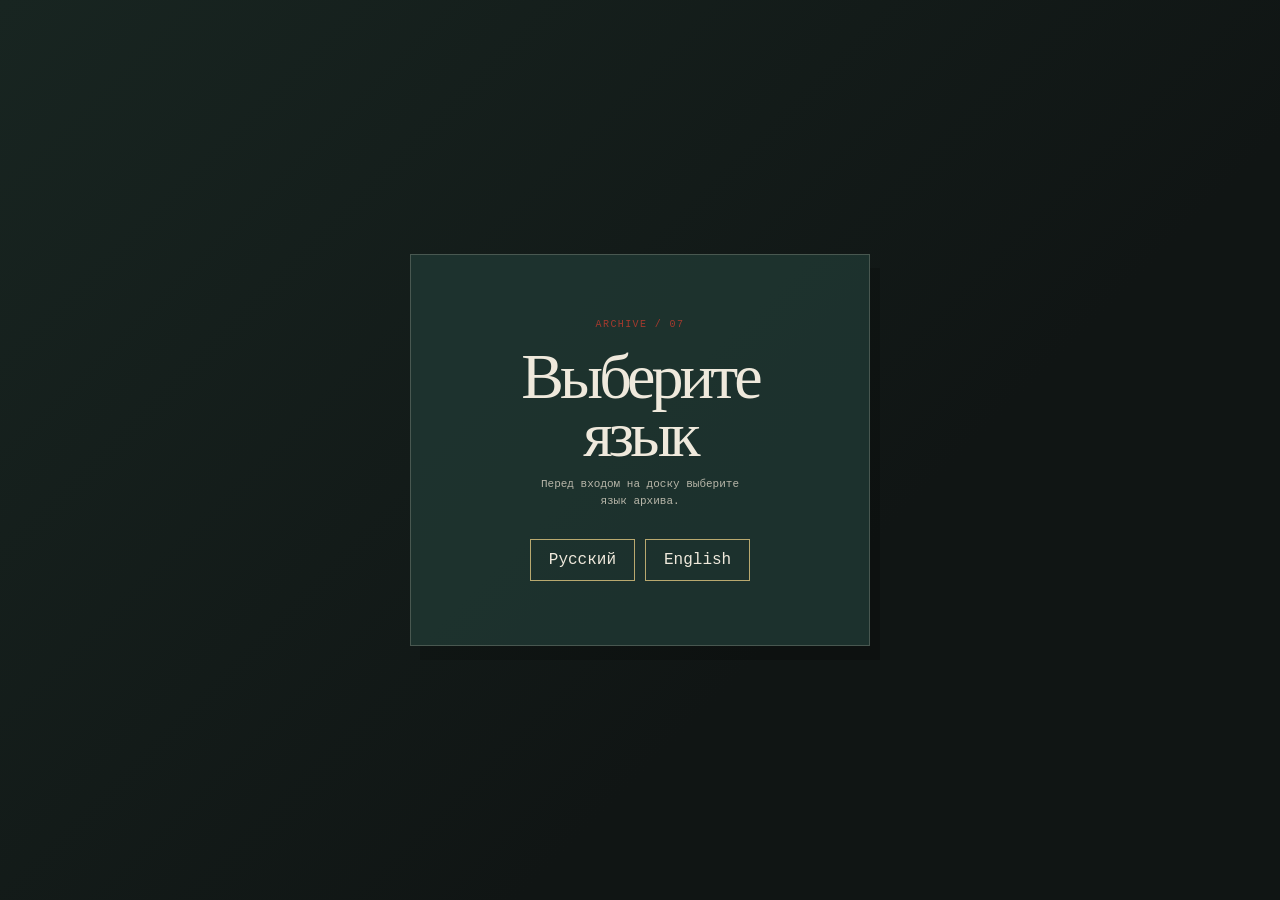
<file: index.html>
<!doctype html>
<html lang="ru">
<head>
  <meta charset="utf-8">
  <meta name="viewport" content="width=device-width, initial-scale=1">
  <meta name="description" content="Архив писателя: интерактивная доска расследования и рассказы.">
  <title>АРХИВ // Лев Орлов</title>
  <link rel="stylesheet" href="styles.css">
</head>
  <body class="language-pending">
  <section class="language-screen" id="languageScreen" aria-labelledby="languageTitle">
    <div class="language-card">
      <span class="brand-kicker">ARCHIVE / 07</span>
      <h1 id="languageTitle">Выберите язык</h1>
      <p id="languagePrompt">Перед входом на доску выберите язык архива.</p>
      <div class="language-options" role="group" aria-label="Выбор языка">
        <button type="button" data-language="ru">Русский</button>
        <button type="button" data-language="en">English</button>
      </div>
    </div>
  </section>
  <main>
    <section class="board-shell" id="boardShell" aria-label="Интерактивная доска расследования">
      <div class="board-toolbar">
        <div class="toolbar-group">
          <span class="toolbar-label">масштаб</span>
          <button class="tool-button" id="zoomOut" type="button" aria-label="Уменьшить масштаб">−</button>
          <output id="zoomValue" for="zoomOut zoomIn">100%</output>
          <button class="tool-button" id="zoomIn" type="button" aria-label="Увеличить масштаб">+</button>
        </div>
        <div class="toolbar-hint" id="toolbarHint"><span class="mouse-icon">✣</span> тяните доску · scroll для масштаба</div>
        <button class="reset-button" id="resetView" type="button">сбросить вид <span>↺</span></button>
      </div>
      <div class="board-viewport" id="boardViewport" tabindex="0">
        <div class="board-space" id="boardSpace">
          <svg class="connections" id="connections" aria-hidden="true"></svg>
          <div class="cards-layer" id="cardsLayer"></div>
         <div class="board-stamp" id="boardStamp">ОРИГИНАЛ<br><small>ARCHIVE / 07</small></div>
        </div>
         <div class="board-help" id="boardHelp">перетащите, чтобы осмотреть доску<br><span>карточки открываются по клику</span></div>
      </div>
    </section>
    <section class="reader-panel" id="readerPanel" aria-hidden="true" aria-labelledby="readerTitle">
      <div class="reader-backdrop" data-reader-close></div>
      <article class="reader-drawer" role="dialog" aria-modal="true">
        <button class="reader-close" type="button" data-reader-close aria-label="Закрыть рассказ">×</button>
        <img class="reader-cover" id="readerCover" alt="">
        <p class="reader-kicker" id="readerByline"></p>
        <h2 id="readerTitle"></h2>
        <div class="reader-rule"></div>
        <div class="reader-text" id="readerBody"></div>
        <a class="reader-page-link" id="readerPageLink" href="#">открыть отдельную страницу ↗</a>
      </article>
    </section>

  </main>

  <script src="board-data.js"></script>
  <script src="script.js"></script>
</body>
</html>
</file>
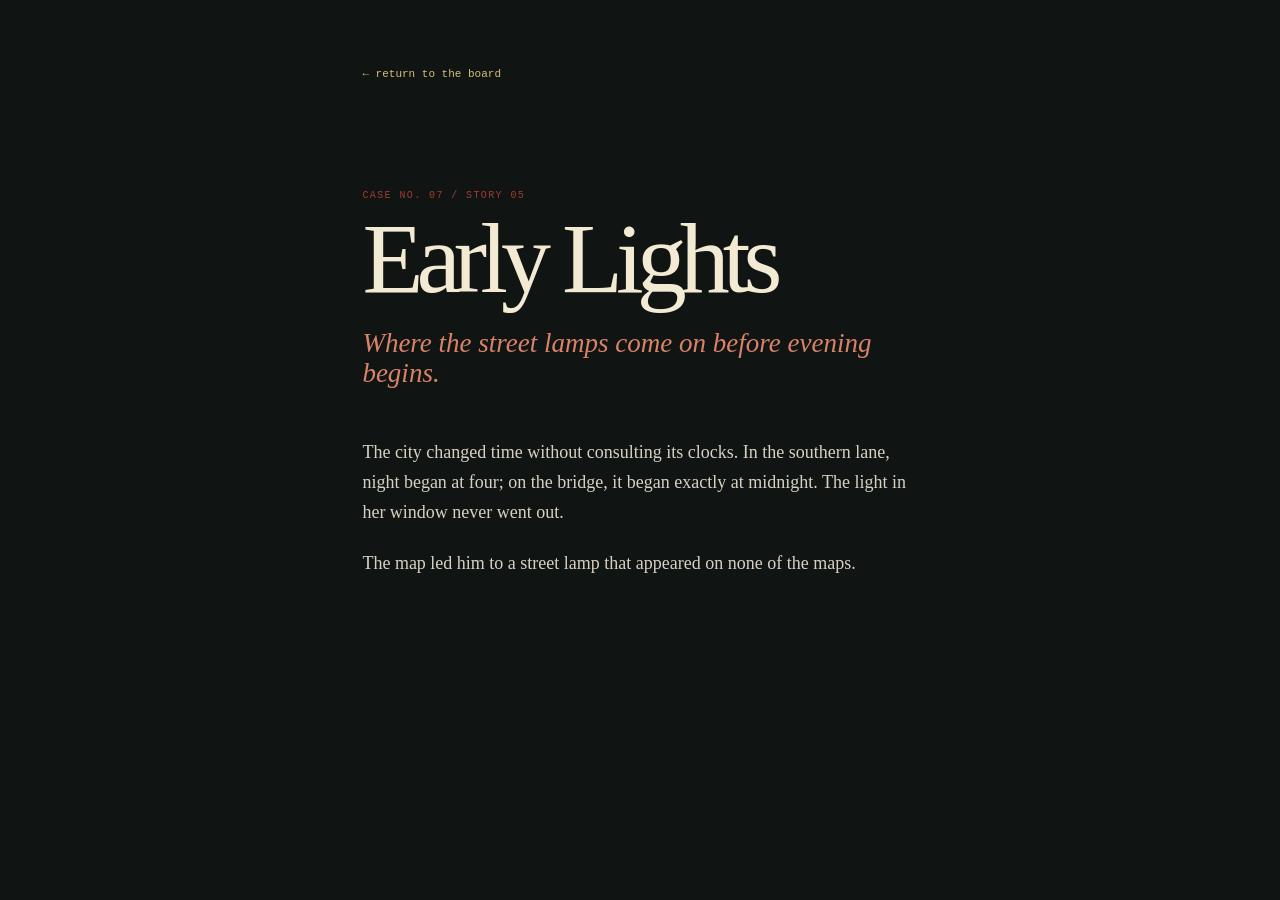
<file: stories/early-lights-en.html>
<!doctype html><html lang="en"><head><meta charset="utf-8"><meta name="viewport" content="width=device-width, initial-scale=1"><title>Early Lights // Lev Orlov</title><link rel="stylesheet" href="../styles.css"></head><body><main class="story-page"><a href="../index.html">← return to the board</a><p class="eyebrow">case no. 07 / story 05</p><h1>Early Lights</h1><p class="story-lede">Where the street lamps come on before evening begins.</p><p>The city changed time without consulting its clocks. In the southern lane, night began at four; on the bridge, it began exactly at midnight. The light in her window never went out.</p><p>The map led him to a street lamp that appeared on none of the maps.</p></main></body></html>
</file>
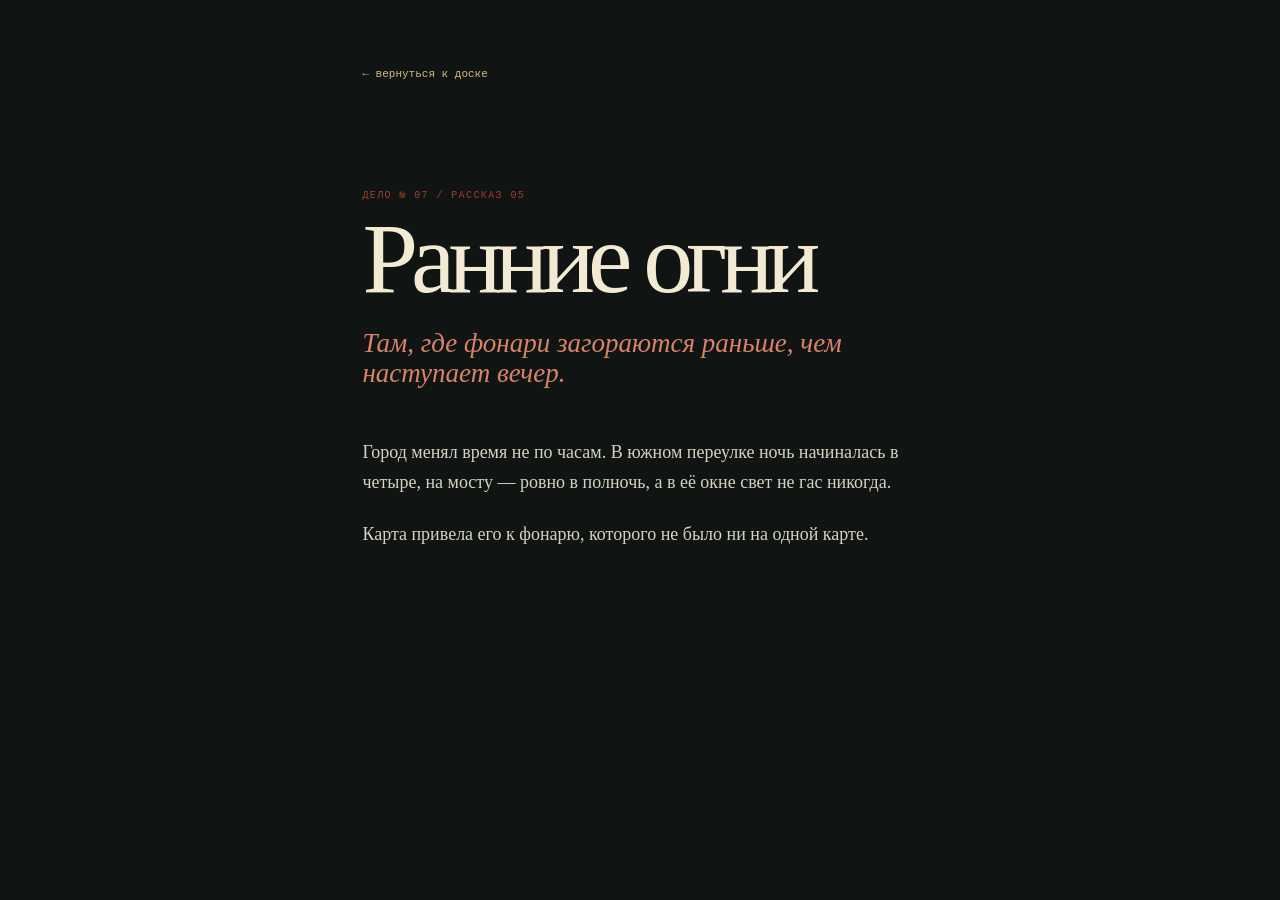
<file: stories/early-lights.html>
<!doctype html><html lang="ru"><head><meta charset="utf-8"><meta name="viewport" content="width=device-width, initial-scale=1"><title>Ранние огни // Лев Орлов</title><link rel="stylesheet" href="../styles.css"></head><body><main class="story-page"><a href="../index.html">← вернуться к доске</a><p class="eyebrow">дело № 07 / рассказ 05</p><h1>Ранние огни</h1><p class="story-lede">Там, где фонари загораются раньше, чем наступает вечер.</p><p>Город менял время не по часам. В южном переулке ночь начиналась в четыре, на мосту — ровно в полночь, а в её окне свет не гас никогда.</p><p>Карта привела его к фонарю, которого не было ни на одной карте.</p></main></body></html>
</file>
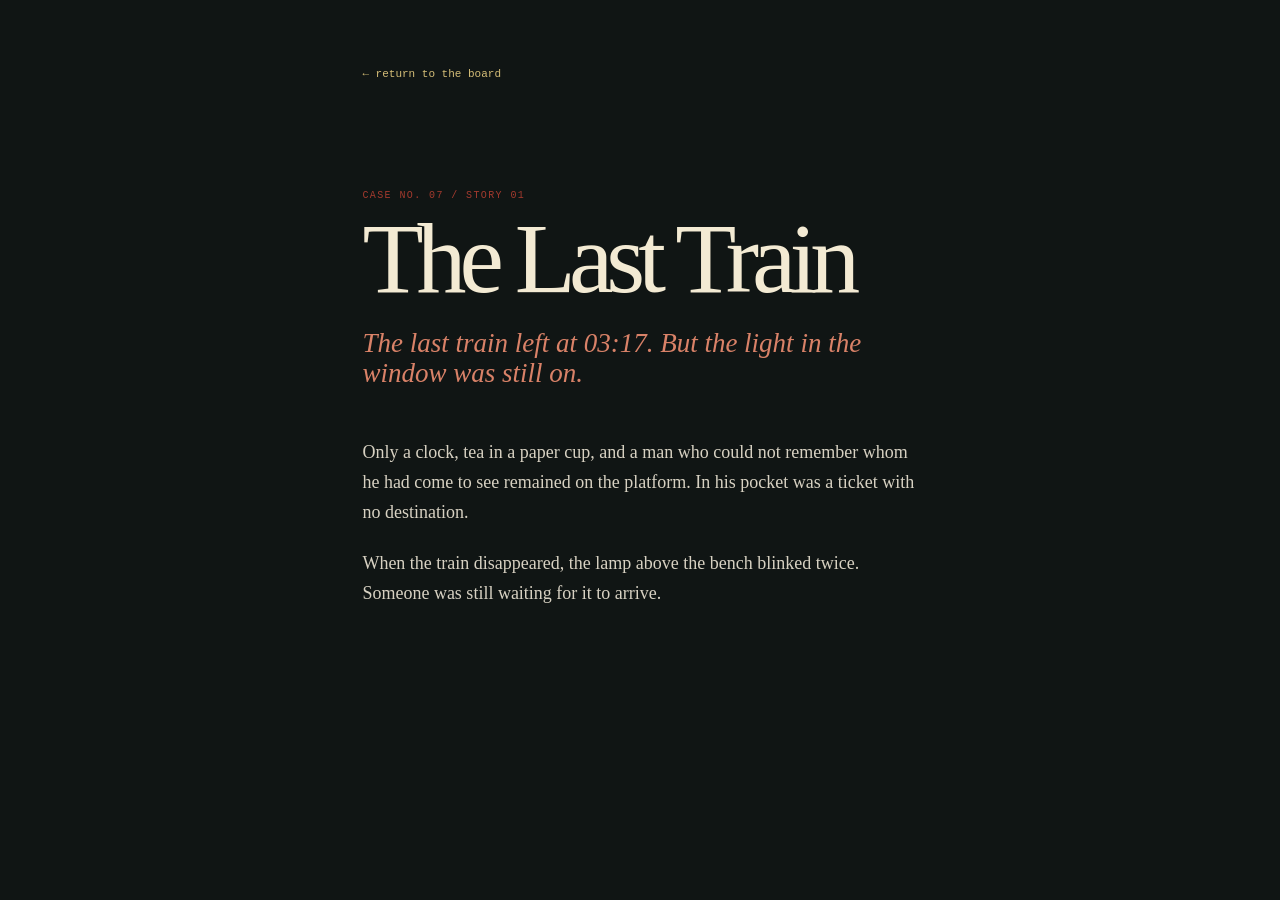
<file: stories/last-train-en.html>
<!doctype html><html lang="en"><head><meta charset="utf-8"><meta name="viewport" content="width=device-width, initial-scale=1"><title>The Last Train // Lev Orlov</title><link rel="stylesheet" href="../styles.css"></head><body><main class="story-page"><a href="../index.html">← return to the board</a><p class="eyebrow">case no. 07 / story 01</p><h1>The Last Train</h1><p class="story-lede">The last train left at 03:17. But the light in the window was still on.</p><p>Only a clock, tea in a paper cup, and a man who could not remember whom he had come to see remained on the platform. In his pocket was a ticket with no destination.</p><p>When the train disappeared, the lamp above the bench blinked twice. Someone was still waiting for it to arrive.</p></main></body></html>
</file>
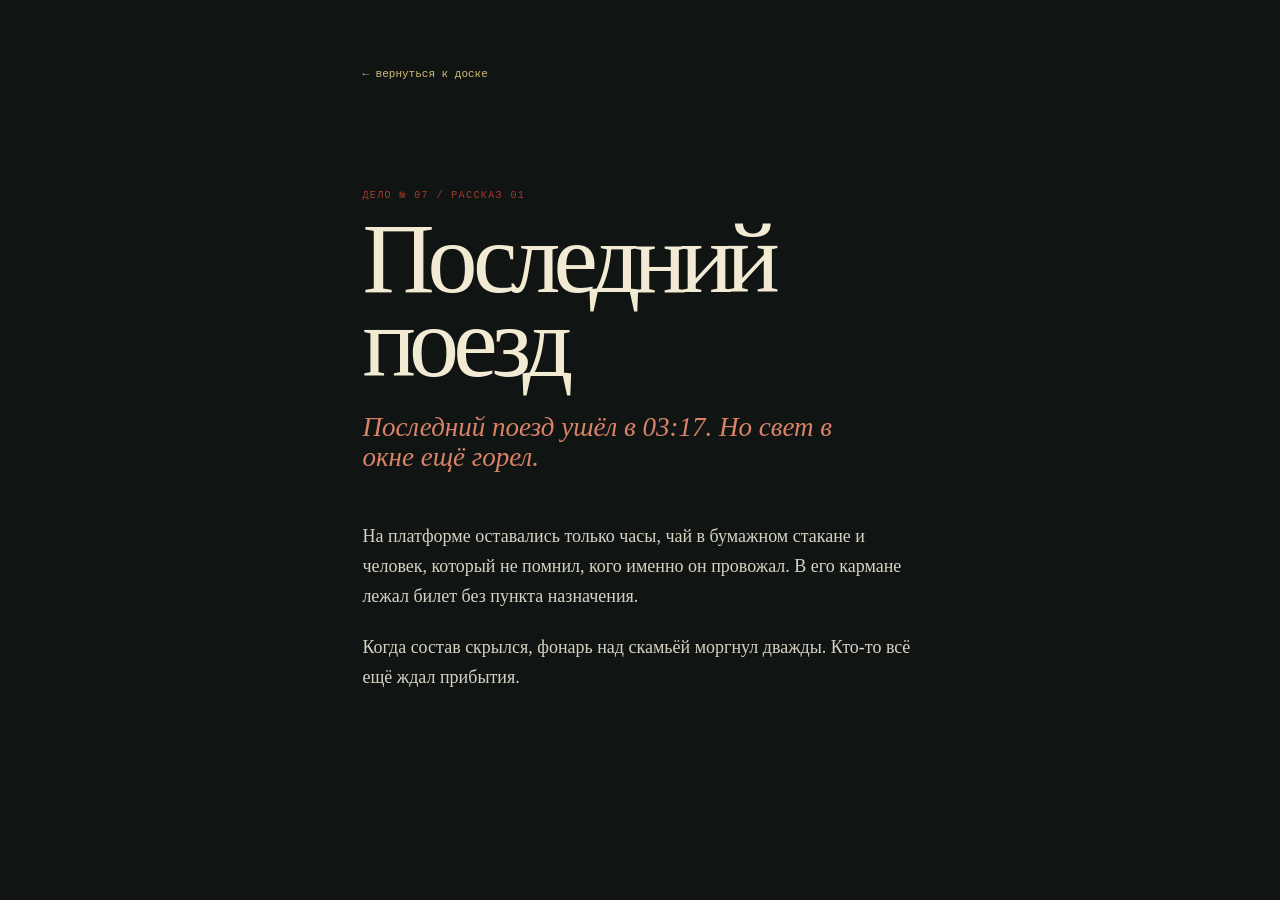
<file: stories/last-train.html>
<!doctype html><html lang="ru"><head><meta charset="utf-8"><meta name="viewport" content="width=device-width, initial-scale=1"><title>Последний поезд // Лев Орлов</title><link rel="stylesheet" href="../styles.css"></head><body><main class="story-page"><a href="../index.html">← вернуться к доске</a><p class="eyebrow">дело № 07 / рассказ 01</p><h1>Последний поезд</h1><p class="story-lede">Последний поезд ушёл в 03:17. Но свет в окне ещё горел.</p><p>На платформе оставались только часы, чай в бумажном стакане и человек, который не помнил, кого именно он провожал. В его кармане лежал билет без пункта назначения.</p><p>Когда состав скрылся, фонарь над скамьёй моргнул дважды. Кто-то всё ещё ждал прибытия.</p></main></body></html>
</file>
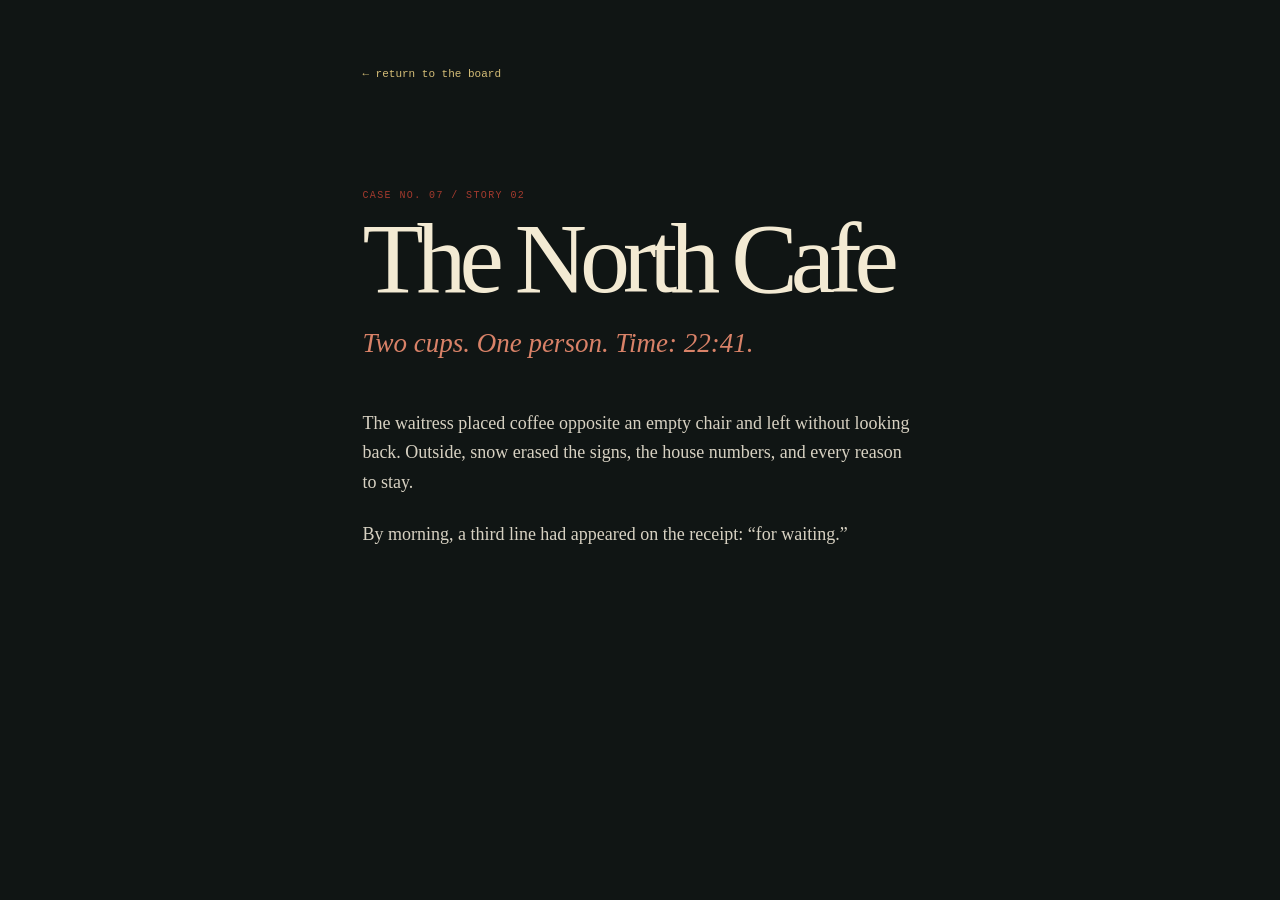
<file: stories/north-cafe-en.html>
<!doctype html><html lang="en"><head><meta charset="utf-8"><meta name="viewport" content="width=device-width, initial-scale=1"><title>The North Cafe // Lev Orlov</title><link rel="stylesheet" href="../styles.css"></head><body><main class="story-page"><a href="../index.html">← return to the board</a><p class="eyebrow">case no. 07 / story 02</p><h1>The North Cafe</h1><p class="story-lede">Two cups. One person. Time: 22:41.</p><p>The waitress placed coffee opposite an empty chair and left without looking back. Outside, snow erased the signs, the house numbers, and every reason to stay.</p><p>By morning, a third line had appeared on the receipt: “for waiting.”</p></main></body></html>
</file>
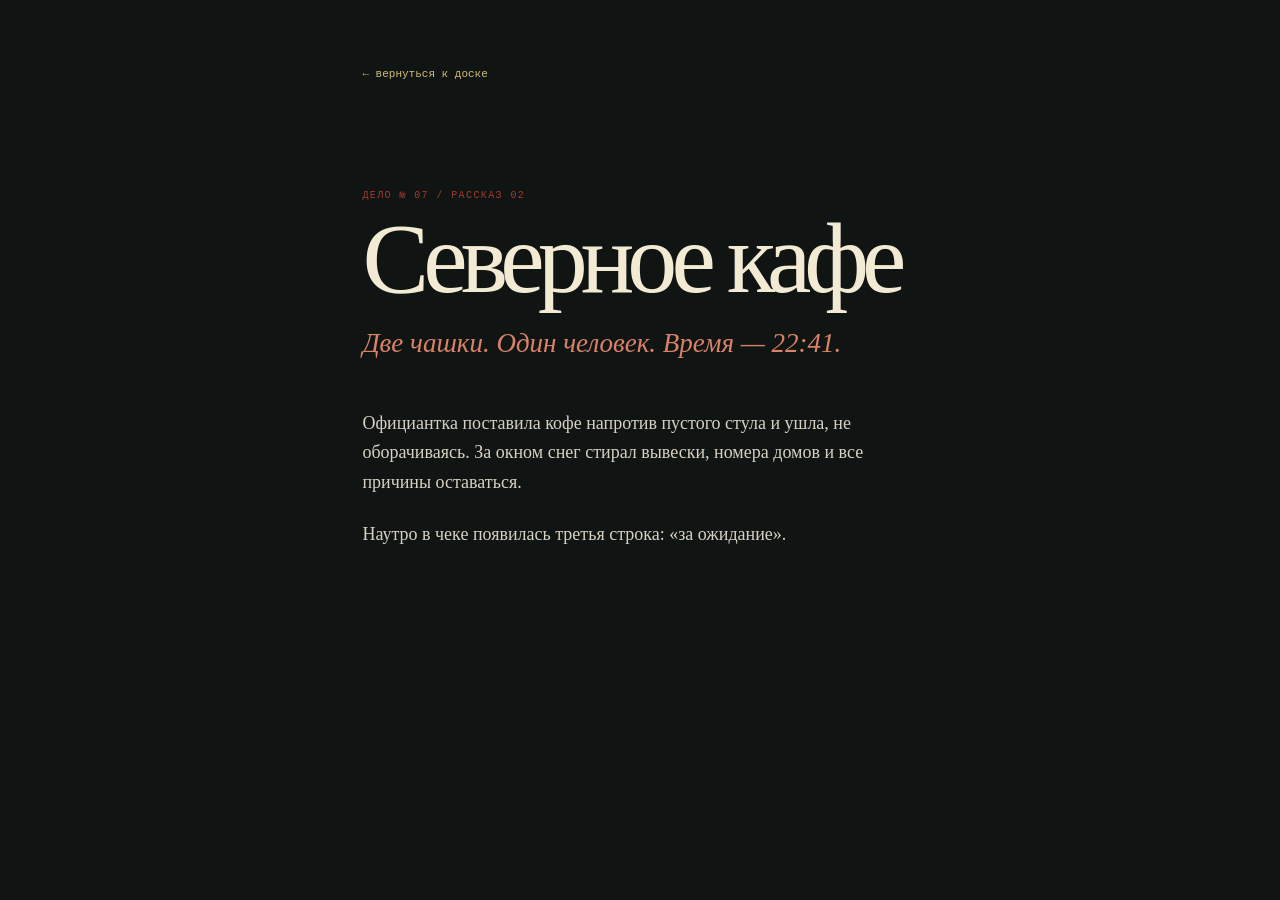
<file: stories/north-cafe.html>
<!doctype html><html lang="ru"><head><meta charset="utf-8"><meta name="viewport" content="width=device-width, initial-scale=1"><title>Северное кафе // Лев Орлов</title><link rel="stylesheet" href="../styles.css"></head><body><main class="story-page"><a href="../index.html">← вернуться к доске</a><p class="eyebrow">дело № 07 / рассказ 02</p><h1>Северное кафе</h1><p class="story-lede">Две чашки. Один человек. Время — 22:41.</p><p>Официантка поставила кофе напротив пустого стула и ушла, не оборачиваясь. За окном снег стирал вывески, номера домов и все причины оставаться.</p><p>Наутро в чеке появилась третья строка: «за ожидание».</p></main></body></html>
</file>
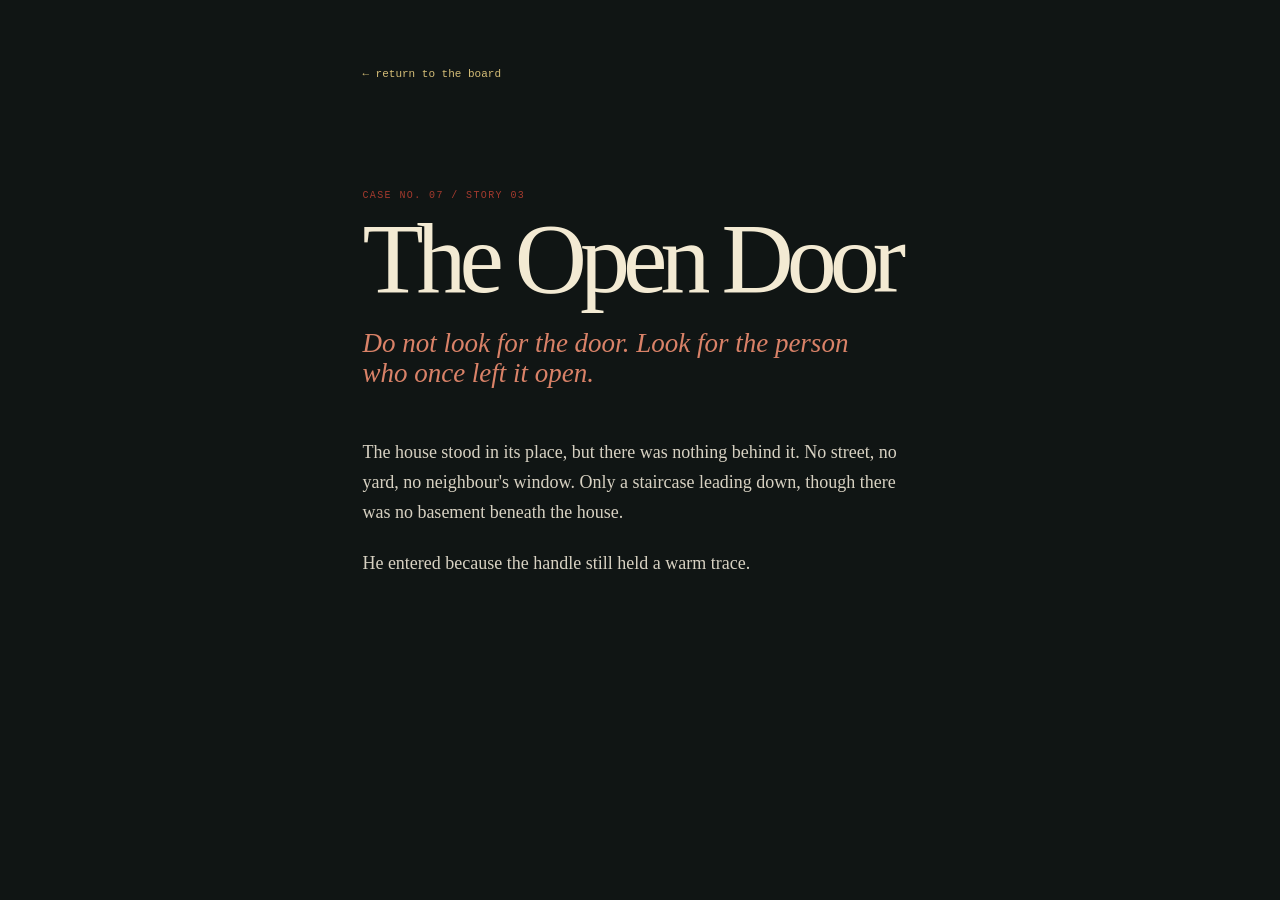
<file: stories/open-door-en.html>
<!doctype html><html lang="en"><head><meta charset="utf-8"><meta name="viewport" content="width=device-width, initial-scale=1"><title>The Open Door // Lev Orlov</title><link rel="stylesheet" href="../styles.css"></head><body><main class="story-page"><a href="../index.html">← return to the board</a><p class="eyebrow">case no. 07 / story 03</p><h1>The Open Door</h1><p class="story-lede">Do not look for the door. Look for the person who once left it open.</p><p>The house stood in its place, but there was nothing behind it. No street, no yard, no neighbour's window. Only a staircase leading down, though there was no basement beneath the house.</p><p>He entered because the handle still held a warm trace.</p></main></body></html>
</file>
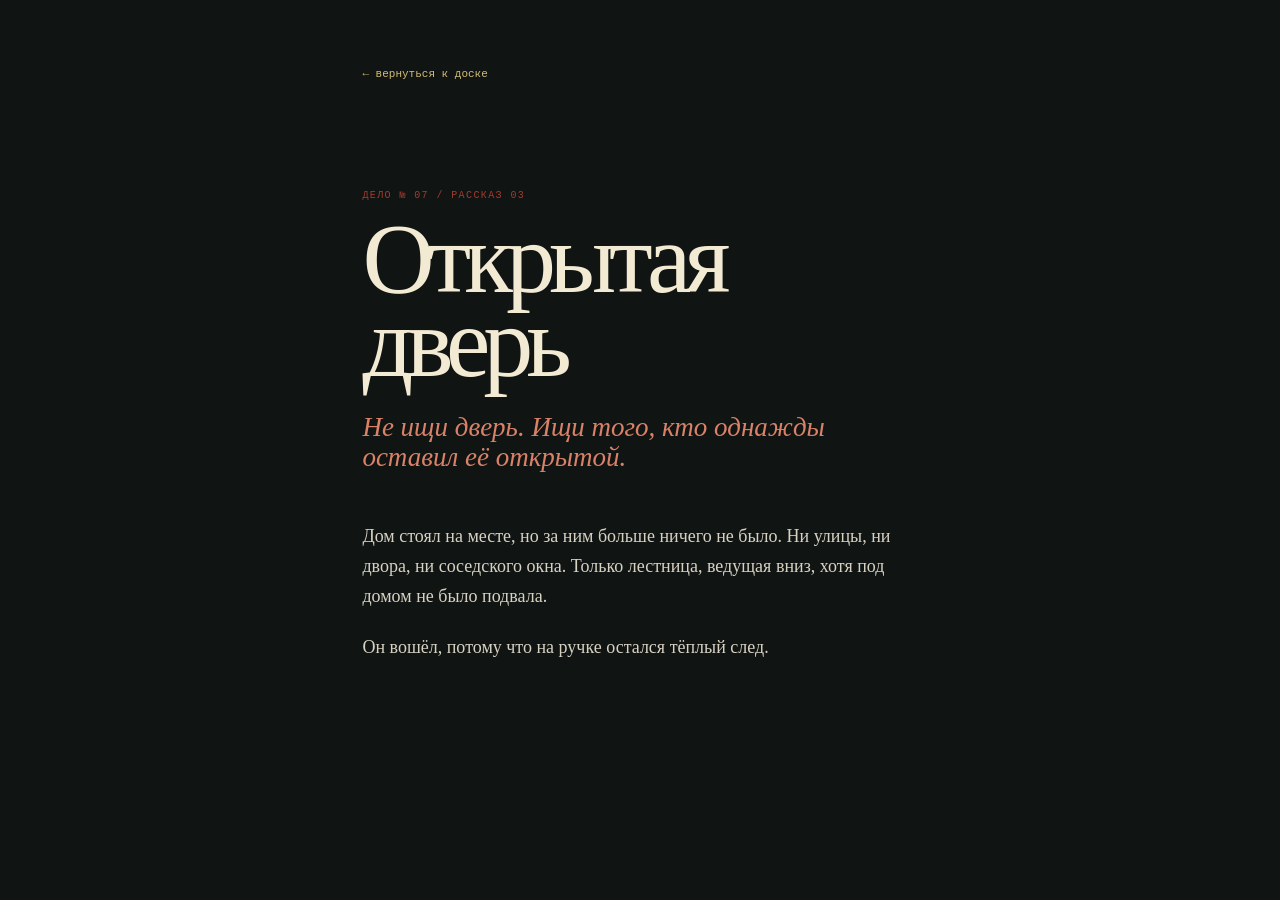
<file: stories/open-door.html>
<!doctype html><html lang="ru"><head><meta charset="utf-8"><meta name="viewport" content="width=device-width, initial-scale=1"><title>Открытая дверь // Лев Орлов</title><link rel="stylesheet" href="../styles.css"></head><body><main class="story-page"><a href="../index.html">← вернуться к доске</a><p class="eyebrow">дело № 07 / рассказ 03</p><h1>Открытая дверь</h1><p class="story-lede">Не ищи дверь. Ищи того, кто однажды оставил её открытой.</p><p>Дом стоял на месте, но за ним больше ничего не было. Ни улицы, ни двора, ни соседского окна. Только лестница, ведущая вниз, хотя под домом не было подвала.</p><p>Он вошёл, потому что на ручке остался тёплый след.</p></main></body></html>
</file>
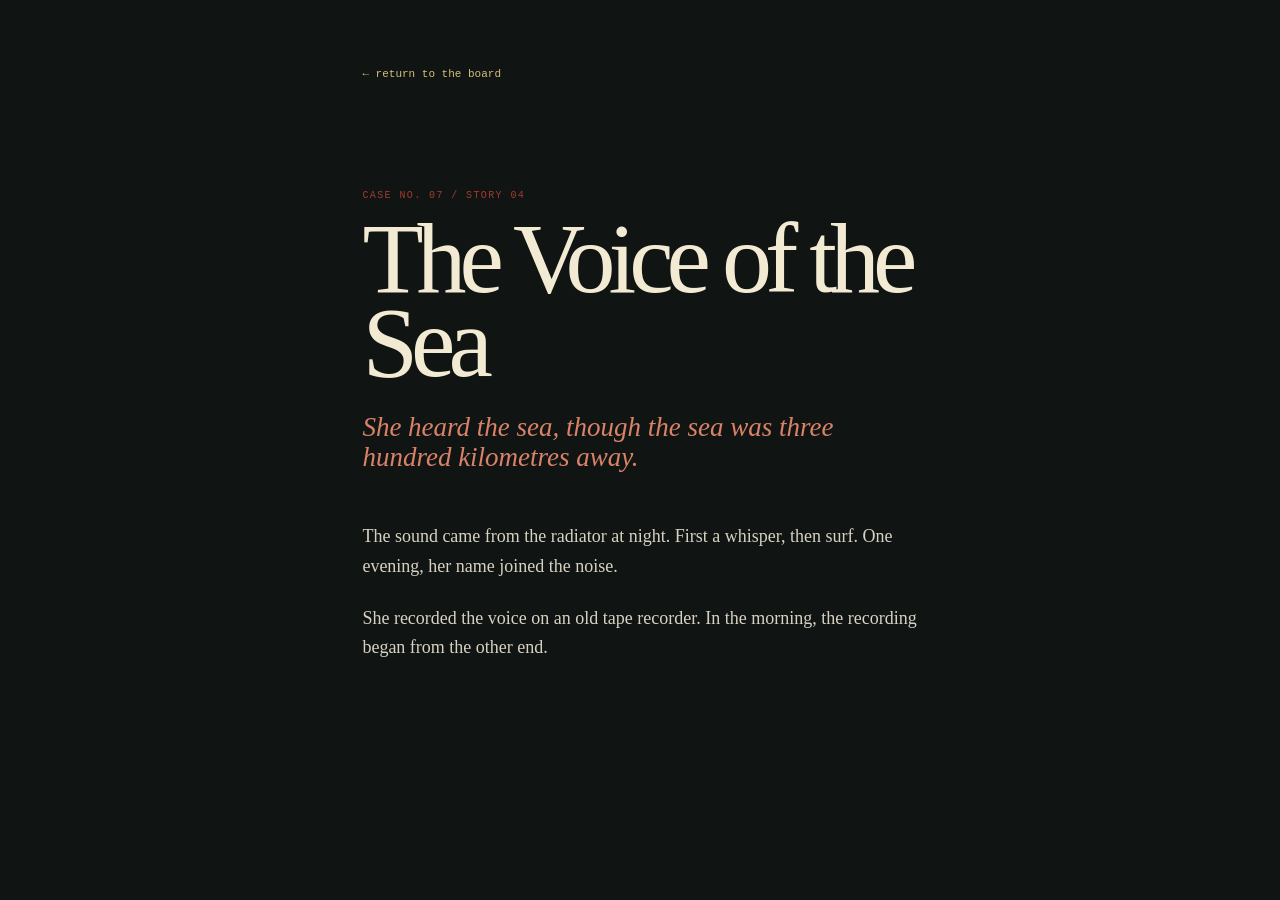
<file: stories/sea-voice-en.html>
<!doctype html><html lang="en"><head><meta charset="utf-8"><meta name="viewport" content="width=device-width, initial-scale=1"><title>The Voice of the Sea // Lev Orlov</title><link rel="stylesheet" href="../styles.css"></head><body><main class="story-page"><a href="../index.html">← return to the board</a><p class="eyebrow">case no. 07 / story 04</p><h1>The Voice of the Sea</h1><p class="story-lede">She heard the sea, though the sea was three hundred kilometres away.</p><p>The sound came from the radiator at night. First a whisper, then surf. One evening, her name joined the noise.</p><p>She recorded the voice on an old tape recorder. In the morning, the recording began from the other end.</p></main></body></html>
</file>
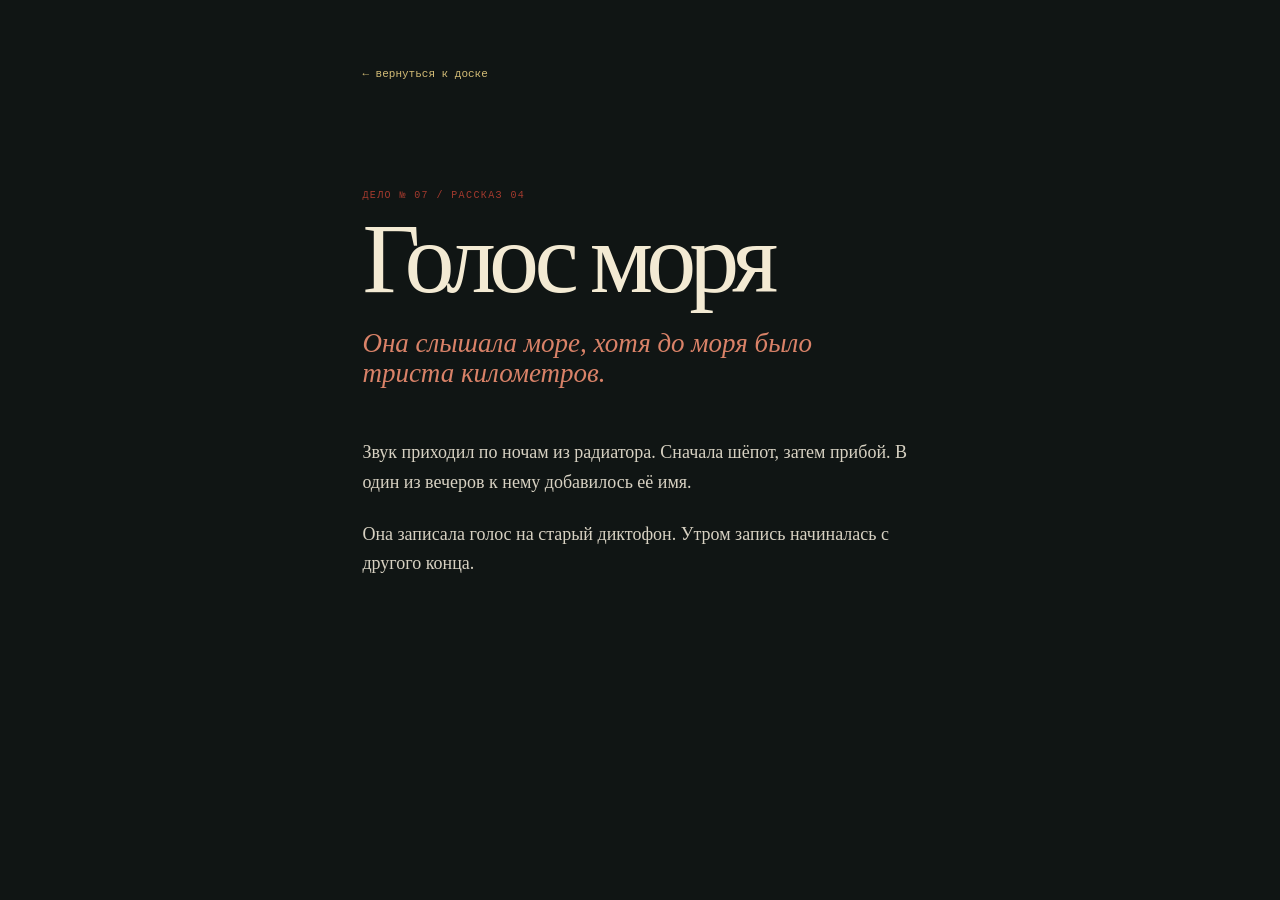
<file: stories/sea-voice.html>
<!doctype html><html lang="ru"><head><meta charset="utf-8"><meta name="viewport" content="width=device-width, initial-scale=1"><title>Голос моря // Лев Орлов</title><link rel="stylesheet" href="../styles.css"></head><body><main class="story-page"><a href="../index.html">← вернуться к доске</a><p class="eyebrow">дело № 07 / рассказ 04</p><h1>Голос моря</h1><p class="story-lede">Она слышала море, хотя до моря было триста километров.</p><p>Звук приходил по ночам из радиатора. Сначала шёпот, затем прибой. В один из вечеров к нему добавилось её имя.</p><p>Она записала голос на старый диктофон. Утром запись начиналась с другого конца.</p></main></body></html>
</file>
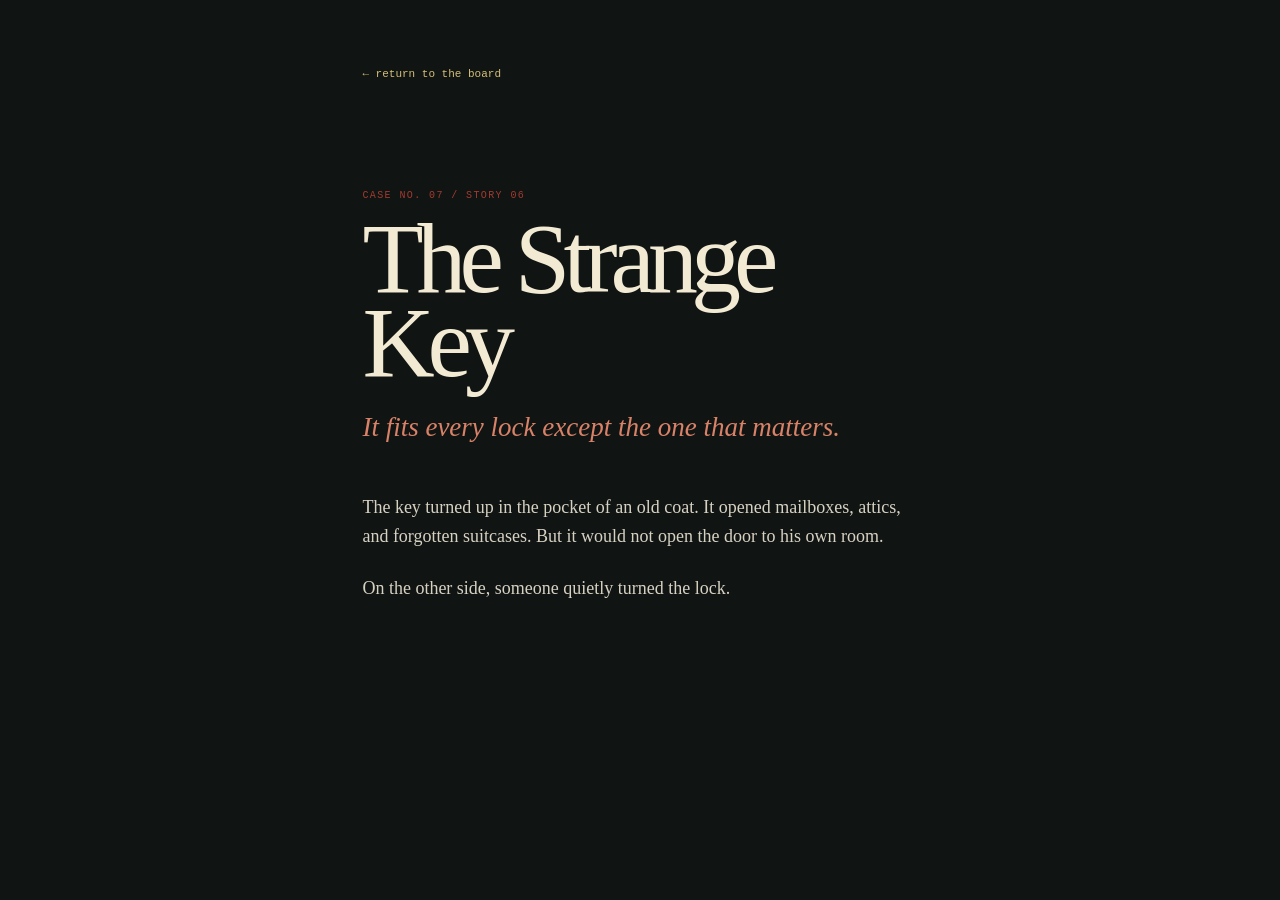
<file: stories/strange-key-en.html>
<!doctype html><html lang="en"><head><meta charset="utf-8"><meta name="viewport" content="width=device-width, initial-scale=1"><title>The Strange Key // Lev Orlov</title><link rel="stylesheet" href="../styles.css"></head><body><main class="story-page"><a href="../index.html">← return to the board</a><p class="eyebrow">case no. 07 / story 06</p><h1>The Strange Key</h1><p class="story-lede">It fits every lock except the one that matters.</p><p>The key turned up in the pocket of an old coat. It opened mailboxes, attics, and forgotten suitcases. But it would not open the door to his own room.</p><p>On the other side, someone quietly turned the lock.</p></main></body></html>
</file>
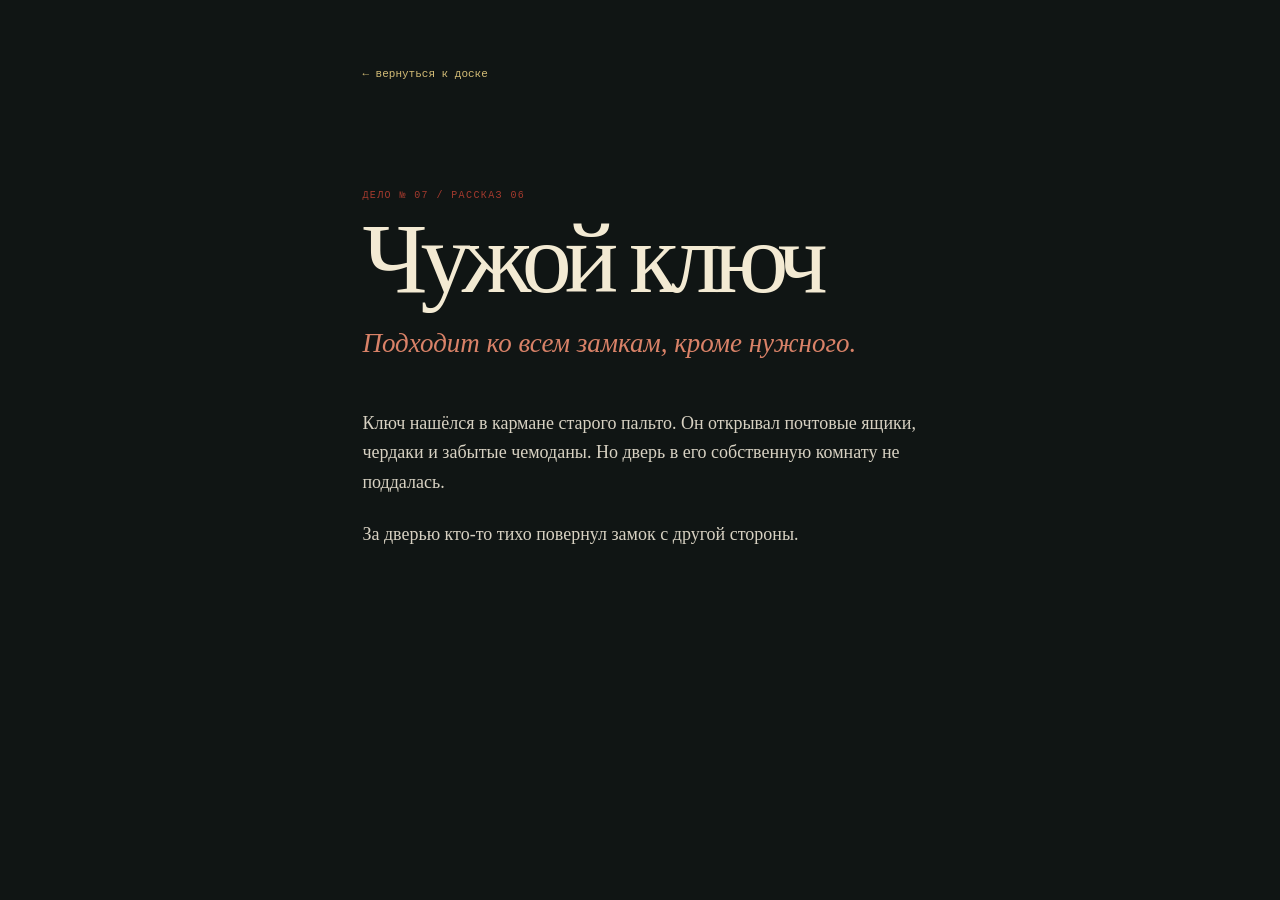
<file: stories/strange-key.html>
<!doctype html><html lang="ru"><head><meta charset="utf-8"><meta name="viewport" content="width=device-width, initial-scale=1"><title>Чужой ключ // Лев Орлов</title><link rel="stylesheet" href="../styles.css"></head><body><main class="story-page"><a href="../index.html">← вернуться к доске</a><p class="eyebrow">дело № 07 / рассказ 06</p><h1>Чужой ключ</h1><p class="story-lede">Подходит ко всем замкам, кроме нужного.</p><p>Ключ нашёлся в кармане старого пальто. Он открывал почтовые ящики, чердаки и забытые чемоданы. Но дверь в его собственную комнату не поддалась.</p><p>За дверью кто-то тихо повернул замок с другой стороны.</p></main></body></html>
</file>
<file: styles.css>
:root {
  --board-color: #243b37; --board-texture: radial-gradient(rgba(201,190,151,.08) 1px, transparent 1.5px); --board-image: none; --board-size: 13px 13px; --reader-background: #d8d0bc; --reader-opacity: .78; --reader-text-color: #262720; --reader-accent: #8c3028; --reader-width: min(900px, calc(100vw - 48px));
  --ink: #20201d;
  --muted: #777267;
  --paper: #efe9dc;
  --paper-light: #f8f4e9;
  --red: #a33a2e; --thread-wine: #71323c; --thread-oxblood: #67303a; --thread-plum: #783843; --thread-width: 3.1px; --thread-shadow-width: 5.4px; --thread-highlight-width: .85px;
  --red-dark: #72231f;
  --board: #315047;
  --board-dark: #263f39;
  --line: rgba(31, 29, 24, .18);
  --serif: Georgia, 'Times New Roman', serif;
  --mono: 'Courier New', Courier, monospace;
}

* { box-sizing: border-box; }
html { background: #101514; color: var(--ink); }
body { margin: 0; min-width: 320px; font-family: var(--mono); background: #101514; }
body.language-pending > main { visibility: hidden; }
.language-screen { position: fixed; inset: 0; z-index: 200; display: grid; place-items: center; padding: 24px; color: #efe9dc; background: #101514; background-image: radial-gradient(rgba(201,190,151,.08) 1px, transparent 1.5px), linear-gradient(135deg, #182521, #101514 65%); }
.language-screen.is-hidden { display: none; }
.language-card { width: min(460px, 100%); padding: clamp(32px, 7vw, 64px); text-align: center; border: 1px solid rgba(213,208,194,.24); background: rgba(31,54,49,.86); box-shadow: 10px 14px 0 rgba(0,0,0,.18); }
.language-card h1 { margin: 18px 0 12px; font: 400 clamp(38px, 8vw, 64px)/.9 var(--serif); letter-spacing: -.06em; }
.language-card p { margin: 0 auto 28px; max-width: 32ch; color: #b8b6a9; font-size: 11px; line-height: 1.6; }
.language-options { display: flex; justify-content: center; gap: 10px; }.language-options button { padding: 11px 18px; border: 1px solid #b9a96f; color: #efe9dc; background: transparent; cursor: pointer; }.language-options button:hover, .language-options button:focus-visible { color: #20201d; background: #d4bd77; outline: none; }
a { color: inherit; }
button { font: inherit; }
.site-header, main, .site-footer { max-width: 1440px; margin: auto; padding-left: clamp(20px, 5vw, 72px); padding-right: clamp(20px, 5vw, 72px); }
main { max-width: none; padding: 0; }
.site-header { min-height: 170px; padding-top: 34px; display: flex; justify-content: space-between; align-items: flex-start; border-bottom: 1px solid var(--line); }
.brand-kicker, .eyebrow, .toolbar-label, .status-date { display: block; font-size: 10px; letter-spacing: .14em; text-transform: uppercase; color: var(--red); }
.brand-mark h1 { margin: 12px 0 5px; font: 700 clamp(31px, 5vw, 60px)/.84 var(--serif); letter-spacing: -.06em; }
.brand-subtitle { color: var(--muted); font-size: 10px; letter-spacing: .12em; text-transform: uppercase; }
.case-status { display: flex; align-items: center; gap: 9px; margin-top: 8px; font-size: 10px; letter-spacing: .08em; text-transform: uppercase; color: var(--board-dark); }
.status-dot { width: 8px; height: 8px; background: #bd482f; border-radius: 50%; box-shadow: 0 0 0 4px rgba(189,72,47,.16); }
.status-date { margin-left: 13px; color: var(--muted); }
.intro-panel { display: grid; grid-template-columns: 1.6fr 1fr; gap: 8vw; padding: 60px 0 42px; align-items: end; }
.intro-panel h2 { margin: 12px 0 0; font: 400 clamp(42px, 6.2vw, 88px)/.87 var(--serif); letter-spacing: -.065em; }
.intro-panel h2 em { color: var(--red); font-style: italic; }
.intro-copy { max-width: 360px; margin: 0 0 5px; font-size: 12px; line-height: 1.75; color: #5f5b51; }
.board-shell { position: relative; width: 100vw; height: 100vh; background: var(--board-dark); }
.board-toolbar { position: absolute; z-index: 10; top: 18px; left: 20px; right: 20px; height: 42px; display: flex; align-items: center; gap: 20px; padding: 0 13px; background: rgba(31,54,49,.9); color: #d5d0c2; font-size: 10px; letter-spacing: .1em; text-transform: uppercase; border: 1px solid rgba(213,208,194,.2); box-shadow: 0 5px 12px rgba(15,26,23,.18); }
.toolbar-group { display: flex; align-items: center; gap: 8px; }.toolbar-label { color: #91a79d; margin-right: 4px; }
.tool-button, .reset-button { border: 1px solid rgba(213,208,194,.35); color: inherit; background: transparent; cursor: pointer; }.tool-button { width: 24px; height: 24px; font-size: 17px; line-height: 18px; }.tool-button:hover, .reset-button:hover { background: rgba(255,255,255,.1); }
#zoomValue { min-width: 42px; text-align: center; }
.toolbar-hint { opacity: .62; flex: 1; }.mouse-icon { font-size: 15px; margin-right: 6px; }.reset-button { padding: 6px 10px; font-size: 9px; }.reset-button span { font-size: 15px; margin-left: 4px; }
.board-viewport { position: relative; width: 100%; height: 100%; overflow: hidden; cursor: grab; user-select: none; touch-action: none; background-color: var(--board-color); background-image: var(--board-texture), var(--board-image); background-size: var(--board-size), cover; }
.board-viewport.is-dragging { cursor: grabbing; }.board-space { position: absolute; width: 1800px; height: 1200px; left: 50%; top: 50%; transform-origin: 50% 50%; }.cards-layer { position: absolute; z-index: 30; inset: 0; }.connections { position: absolute; z-index: 40; inset: 0; width: 100%; height: 100%; overflow: visible; pointer-events: none; }.connection-shadow, .connection, .connection-highlight { fill: none; stroke-linecap: round; pointer-events: none; }.connection-shadow { stroke: rgba(28, 12, 17, .48); stroke-width: var(--thread-shadow-width); transform: translate(1px, 2px); }.connection { stroke: var(--thread-color, var(--thread-wine)); stroke-width: var(--thread-width); }.connection-highlight { stroke: rgba(211, 157, 157, .28); stroke-width: var(--thread-highlight-width); transform: translate(-.35px, -.45px); }
.board-viewport img { -webkit-user-drag: none; }
.evidence-card { position: absolute; min-height: 60px; padding: 7px; color: var(--ink); cursor: pointer; transition: transform .2s ease, filter .2s ease; }.evidence-card:hover, .evidence-card:focus-visible { z-index: 50 !important; transform: rotate(0deg) scale(1.08) !important; filter: brightness(1.08) drop-shadow(8px 12px 9px rgba(10,20,17,.42)); outline: 2px solid #e1c768; outline-offset: 4px; }.pin { position: absolute; width: 13px; height: 13px; left: 50%; top: -7px; transform: translateX(-50%); border-radius: 50%; background: #b63f32; border: 2px solid #743029; box-shadow: 1px 2px 2px #1a2a26; z-index: 2; }.artifact-art { position: relative; display: block; width: 100%; overflow: hidden; }.artifact-caption { display: flex; align-items: baseline; justify-content: space-between; gap: 8px; margin-top: 8px; font-family: var(--mono); }.artifact-caption b { font: 600 12px/1 var(--serif); }.artifact-caption span { font-size: 7px; text-align: right; color: #6e6a5d; text-transform: uppercase; }.material-image.mode-plain { padding: 0; filter: drop-shadow(4px 7px 5px rgba(15,26,23,.45)); }.material-image.mode-plain .artifact-caption { display: none; }.material-image.mode-framed { padding: var(--padding, 8px); background: var(--frame, #f3eee1); box-shadow: 3px 5px 0 rgba(21,23,19,.18), 0 0 0 1px rgba(38,34,27,.2); }.source-image { aspect-ratio: var(--ratio, 3 / 2); object-fit: cover; }.material-polaroid { padding: 9px 9px 14px; background: #f3eee1; box-shadow: 3px 5px 0 rgba(21,23,19,.18), 0 0 0 1px rgba(38,34,27,.2); }.material-polaroid .artifact-caption { display: block; }.material-polaroid .artifact-caption span { display: block; margin-top: 4px; text-align: left; }.material-clipping { padding: 13px 16px 14px; background: #dfd8c5; box-shadow: 4px 7px 10px rgba(15,26,23,.35); border: 1px solid #c3bba7; }.material-clipping::after { content: ''; position: absolute; inset: 7px; border: 1px dashed rgba(97,85,63,.3); pointer-events: none; }.material-manuscript { padding: 17px 18px; background: #e6d28d; box-shadow: 4px 8px 7px rgba(15,26,23,.35); }.material-cover { padding: 10px; background: #e8dfc7; box-shadow: 5px 9px 10px rgba(15,26,23,.4); }.material-marker { padding: 12px; background: #d46e56; color: #321b18; }.marker-art { min-height: 58px; padding: 10px; background: repeating-linear-gradient(135deg, #d56d55 0 8px, #c55b48 9px 12px); transform: rotate(-2deg); }.marker-art strong { font: 700 16px/.95 var(--serif); }
.photo-art { min-height: 105px; background: linear-gradient(145deg, rgba(20,28,25,.1), rgba(20,28,25,.62)), #756e60; filter: sepia(.25); }
.clipping-art { min-height: 52px; padding: 9px; background: repeating-linear-gradient(0deg, #e8e0cc 0 13px, #c5bcaa 14px 15px); }.clipping-art strong { display: block; white-space: pre-line; font: 700 14px/1.05 var(--serif); }.clipping-art i { display: block; width: 82%; height: 3px; margin: 6px 0; background: #6f6a5e; opacity: .55; }.manuscript-art { min-height: 135px; padding: 15px 13px; background: #efe1a7; background-image: repeating-linear-gradient(0deg, transparent 0 22px, rgba(68,83,65,.25) 23px 24px); }.manuscript-art span { display: block; color: #382f28; font: italic 23px/.95 'Brush Script MT', 'Segoe Script', cursive; }.manuscript-art i { display: block; width: 92%; height: 2px; margin: 10px 0; background: #5f5444; opacity: .55; }.manuscript-art b { position: absolute; right: 17px; bottom: 12px; color: var(--red-dark); font: italic 17px var(--serif); }.cover-art { min-height: 235px; padding: 19px 12px; color: #e9d5aa; background: radial-gradient(circle at 75% 18%, #b15b43 0 4%, transparent 5%), linear-gradient(138deg, #1c3934, #162723 58%, #7a2f29); box-shadow: inset 0 0 0 6px #b38d5e, inset 0 0 0 8px #34231f; }.cover-art small { display: block; font-size: 8px; letter-spacing: .17em; }.cover-art strong { display: block; margin-top: 70px; font: 700 31px/.82 var(--serif); letter-spacing: -.08em; }.cover-art em { display: block; margin-top: 22px; font: italic 12px var(--serif); }
.board-stamp { position: absolute; right: 95px; bottom: 73px; color: rgba(217,205,166,.22); border: 2px solid rgba(217,205,166,.22); border-radius: 50%; padding: 13px 12px; text-align: center; font-size: 12px; line-height: 1.1; transform: rotate(-18deg); }.board-stamp small { font-size: 7px; letter-spacing: .14em; }.board-help { position: absolute; right: 19px; bottom: 16px; color: rgba(231,223,197,.58); font-size: 10px; line-height: 1.5; text-align: right; pointer-events: none; }.board-help span { opacity: .6; }.board-help.is-hidden { opacity: 0; }
.about-strip { display: grid; grid-template-columns: .3fr 1.6fr 1fr; gap: 4vw; padding-top: 65px; padding-bottom: 80px; border-bottom: 1px solid var(--line); }.about-index { color: var(--red); font-size: 11px; }.about-text p:last-child { max-width: 430px; margin: 15px 0 0; font: 24px/1.17 var(--serif); letter-spacing: -.025em; }.about-contact { align-self: end; font-size: 10px; color: var(--muted); }.about-contact span, .about-contact a { display: block; }.about-contact a { margin-top: 9px; color: var(--red); text-decoration: none; border-bottom: 1px solid; width: max-content; }.site-footer { display: flex; justify-content: space-between; padding-top: 20px; padding-bottom: 26px; color: var(--muted); font-size: 9px; letter-spacing: .05em; text-transform: uppercase; }.site-footer a { color: var(--red); text-decoration: none; }
.story-page { max-width: 760px; min-height: 100vh; padding: 64px clamp(24px, 8vw, 120px); color: #efe9dc; }.story-page > a { display: inline-block; margin-bottom: 100px; color: #d4bd77; font-size: 11px; text-decoration: none; }.story-page h1 { margin: 16px 0 28px; color: #f3ead3; font: 400 clamp(52px, 9vw, 100px)/.84 var(--serif); letter-spacing: -.07em; }.story-lede { max-width: 520px; margin: 0 0 50px; color: #d98268; font: italic 27px/1.1 var(--serif); }.story-page p:not(.eyebrow):not(.story-lede) { max-width: 560px; margin: 0 0 22px; font: 18px/1.65 var(--serif); color: #d7d1c2; }
@media (max-width: 700px) { .board-toolbar { left: 10px; right: 10px; top: 10px; gap: 8px; }.toolbar-hint { display: none; }.reset-button { margin-left: auto; }.board-space { width: 1500px; height: 1100px; } }
.material-image.mode-plain .artifact-caption { display: flex; margin-top: 5px; }
.material-tape, .material-label { padding: 0; background: transparent; box-shadow: none; }.tape-art { min-height: 37px; padding: 9px 15px; color: #201914; background: var(--tape-color); box-shadow: 3px 5px 5px rgba(5,10,9,.45); clip-path: polygon(1% 7%, 98% 0, 100% 92%, 2% 100%, 0 50%); }.tape-art span { display: block; font: 700 12px/.98 var(--mono); letter-spacing: .03em; }.texture-fibers { background-image: repeating-linear-gradient(92deg, rgba(255,255,255,.13) 0 1px, transparent 1px 5px), linear-gradient(90deg, var(--tape-color), #2c1712); }.texture-grain { background-image: radial-gradient(rgba(53,31,18,.2) .7px, transparent .9px), linear-gradient(90deg, var(--tape-color), #8b6a3d); background-size: 5px 5px, 100% 100%; }.texture-paper { background-image: repeating-linear-gradient(0deg, rgba(66,47,22,.12) 0 1px, transparent 1px 4px), linear-gradient(90deg, var(--tape-color), #c2a969); }
.reader-panel { position: fixed; inset: 0; z-index: 100; display: grid; pointer-events: none; visibility: hidden; }.reader-panel.is-open { pointer-events: auto; visibility: visible; }.reader-backdrop { position: absolute; inset: 0; background: rgba(4,10,9,var(--reader-opacity)); opacity: 0; transition: opacity .2s ease; }.reader-panel.is-open .reader-backdrop { opacity: 1; }.reader-drawer { position: relative; width: var(--reader-width); max-height: min(860px, calc(100vh - 48px)); margin: auto; overflow-y: auto; padding: clamp(42px, 7vw, 92px) clamp(28px, 9vw, 118px); background: var(--reader-background); color: var(--reader-text-color); box-shadow: 0 22px 60px rgba(0,0,0,.6); transform: translateY(22px) rotate(-.5deg); transition: transform .25s ease; }.reader-panel.is-open .reader-drawer { transform: translateY(0) rotate(-.5deg); }.reader-drawer > * { width: min(100%, 72ch); margin-left: auto; margin-right: auto; }.reader-close { position: absolute; top: 16px; right: 18px; width: auto; border: 0; background: transparent; color: var(--reader-accent); font: 34px/1 var(--serif); cursor: pointer; }.reader-kicker { margin-bottom: 20px; color: var(--reader-accent); font-size: 10px; letter-spacing: .14em; text-transform: uppercase; }.reader-drawer h2 { max-width: 72ch; margin-top: 0; font: 400 clamp(46px, 7vw, 86px)/.88 var(--serif); letter-spacing: -.06em; }.reader-rule { margin-top: 34px; margin-bottom: 34px; border-top: 1px solid rgba(50,42,31,.35); }.reader-text { white-space: pre-line; font: 19px/1.78 var(--serif); }.reader-page-link { display: inline-block; width: auto; margin-top: 44px; color: var(--reader-accent); font-size: 10px; text-transform: uppercase; letter-spacing: .08em; }
.reader-cover { display: none; width: 100%; max-height: 300px; margin-bottom: 32px; object-fit: cover; object-position: center; box-shadow: 3px 6px 0 rgba(0,0,0,.2); }.reader-panel.has-reader-cover .reader-cover { display: block; }
.source-image { height: var(--material-height, auto); object-fit: var(--fit, cover); object-position: var(--object-position, center); }
.frame-enabled { padding: 0; background: transparent; }
.frame-enabled.frame-plain { padding: 0; background: transparent; box-shadow: none; }
.frame-enabled.frame-polaroid { padding: 9px 9px 14px; background: #f3eee1; box-shadow: 3px 5px 0 rgba(21,23,19,.18), 0 0 0 1px rgba(38,34,27,.2); }
.frame-enabled.frame-polaroid .artifact-caption { display: block; }
.frame-enabled.frame-polaroid .artifact-caption span { display: block; margin-top: 4px; text-align: left; }
.frame-enabled.frame-photo-frame { padding: var(--padding, 10px); background: var(--frame, #f3eee1); box-shadow: 3px 5px 0 rgba(21,23,19,.18), 0 0 0 1px rgba(38,34,27,.2); }
.frame-enabled.frame-newspaper { padding: 13px 16px 14px; background: #dfd8c5; border: 1px solid #c3bba7; box-shadow: 4px 7px 10px rgba(15,26,23,.35); }
.frame-enabled.frame-newspaper::after { content: ''; position: absolute; inset: 7px; border: 1px dashed rgba(97,85,63,.3); pointer-events: none; }
.frame-enabled.frame-file { padding: 12px; background: #c6b78e; border: 1px solid #847653; box-shadow: 5px 7px 0 rgba(15,26,23,.3); }
.frame-enabled.frame-file::before { content: ''; position: absolute; top: -9px; left: 12px; width: 48px; height: 14px; background: #b39f70; border: 1px solid #847653; }
.frame-enabled.frame-torn { padding: 10px; background: #ede4cf; filter: drop-shadow(4px 7px 5px rgba(15,26,23,.38)); clip-path: polygon(0 2%, 9% 0, 19% 2%, 31% 0, 44% 2%, 57% 0, 72% 2%, 86% 0, 100% 2%, 98% 98%, 86% 100%, 70% 98%, 55% 100%, 38% 98%, 22% 100%, 8% 98%, 0 100%); }
.frame-enabled .source-image { display: block; width: 100%; aspect-ratio: var(--ratio, auto); object-fit: var(--fit, cover); object-position: var(--object-position, center); }
@media (max-width: 700px) { .reader-drawer { width: calc(100vw - 20px); max-height: calc(100vh - 20px); padding: 48px 24px 36px; }.reader-text { font-size: 17px; line-height: 1.65; }.reader-drawer h2 { font-size: clamp(42px, 14vw, 68px); } }

/* Optional per-item card/content/pin overrides are applied by script.js. */
.evidence-card { box-sizing: border-box; }
.evidence-card .artifact-art { box-sizing: border-box; }
.evidence-card .pin { width: var(--pin-size, 13px); height: var(--pin-size, 13px); left: calc(50% + var(--pin-offset-x, 0px)); top: calc(-7px + var(--pin-offset-y, 0px)); }
</file>
